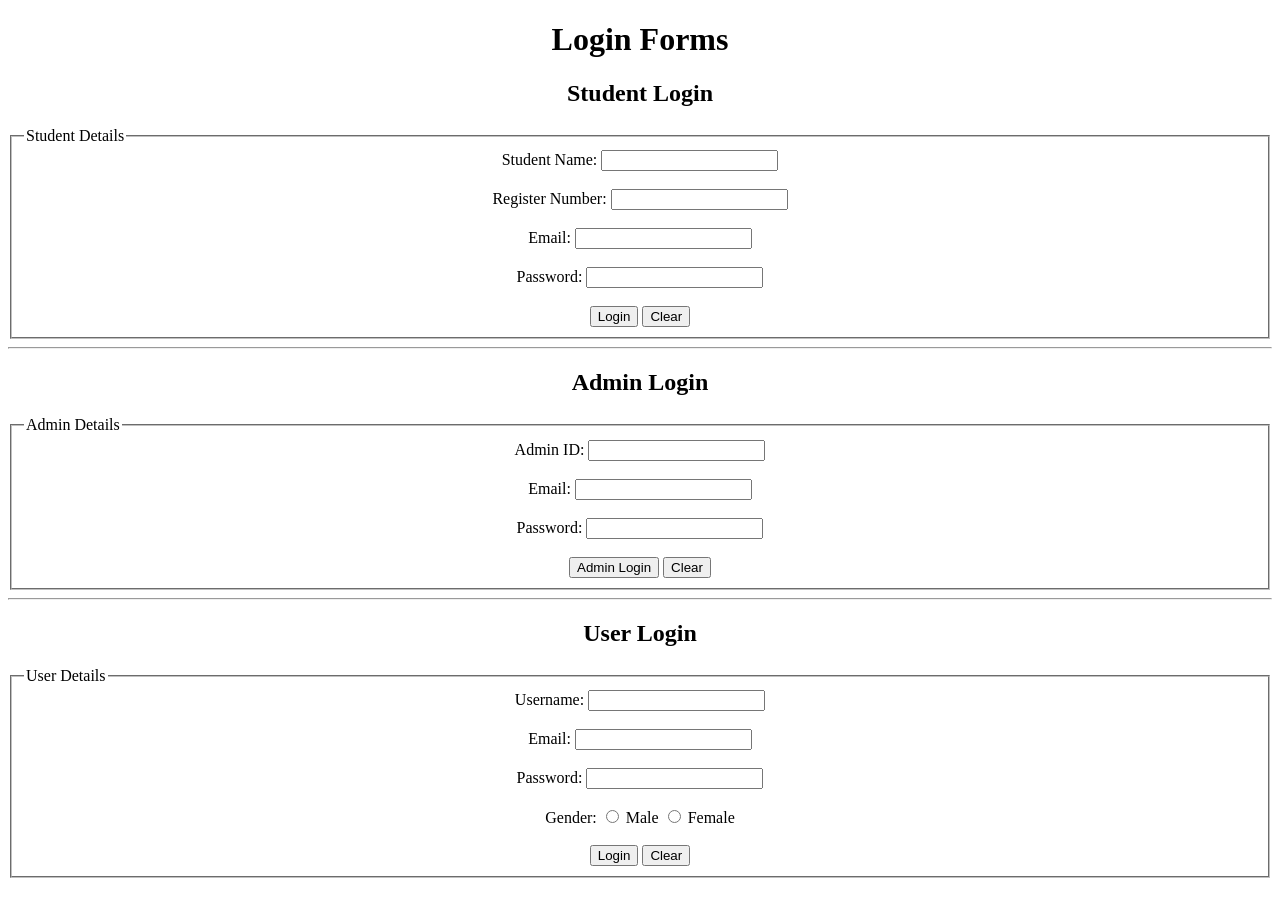
<file: TASK/login form/index.html>
<!DOCTYPE html>
<html>
<head>
    <title>Login Forms</title>
</head>

<body>

<center>

<h1>Login Forms</h1>

<!-- Student Login -->

<h2>Student Login</h2>

<form action="submitted.html" method="get">

    <fieldset>

        <legend>Student Details</legend>

        <label>Student Name:</label>
        <input type="text" name="name" required>

        <br><br>

        <label>Register Number:</label>
        <input type="text" name="regno" required>

        <br><br>

        <label>Email:</label>
        <input type="email" name="email" required>

        <br><br>

        <label>Password:</label>
        <input type="password" name="password" required>

        <br><br>

        <input type="submit" value="Login">
        <input type="reset" value="Clear">

    </fieldset>

</form>

<hr>

<!-- Admin Login -->

<h2>Admin Login</h2>

<form action="submitted.html" method="get">

    <fieldset>

        <legend>Admin Details</legend>

        <label>Admin ID:</label>
        <input type="text" name="adminid" required>

        <br><br>

        <label>Email:</label>
        <input type="email" name="email" required>

        <br><br>

        <label>Password:</label>
        <input type="password" name="password" required>

        <br><br>

        <input type="submit" value="Admin Login">
        <input type="reset" value="Clear">

    </fieldset>

</form>

<hr>

<!-- User Login -->

<h2>User Login</h2>

<form action="submitted.html" method="get">

    <fieldset>

        <legend>User Details</legend>

        <label>Username:</label>
        <input type="text" name="username" required>

        <br><br>

        <label>Email:</label>
        <input type="email" name="email" required>

        <br><br>

        <label>Password:</label>
        <input type="password" name="password" required>

        <br><br>

        <label>Gender:</label>

        <input type="radio" name="gender" value="male">
        Male

        <input type="radio" name="gender" value="female">
        Female

        <br><br>

        <input type="submit" value="Login">
        <input type="reset" value="Clear">

    </fieldset>

</form>

</center>

</body>
</html>
</file>
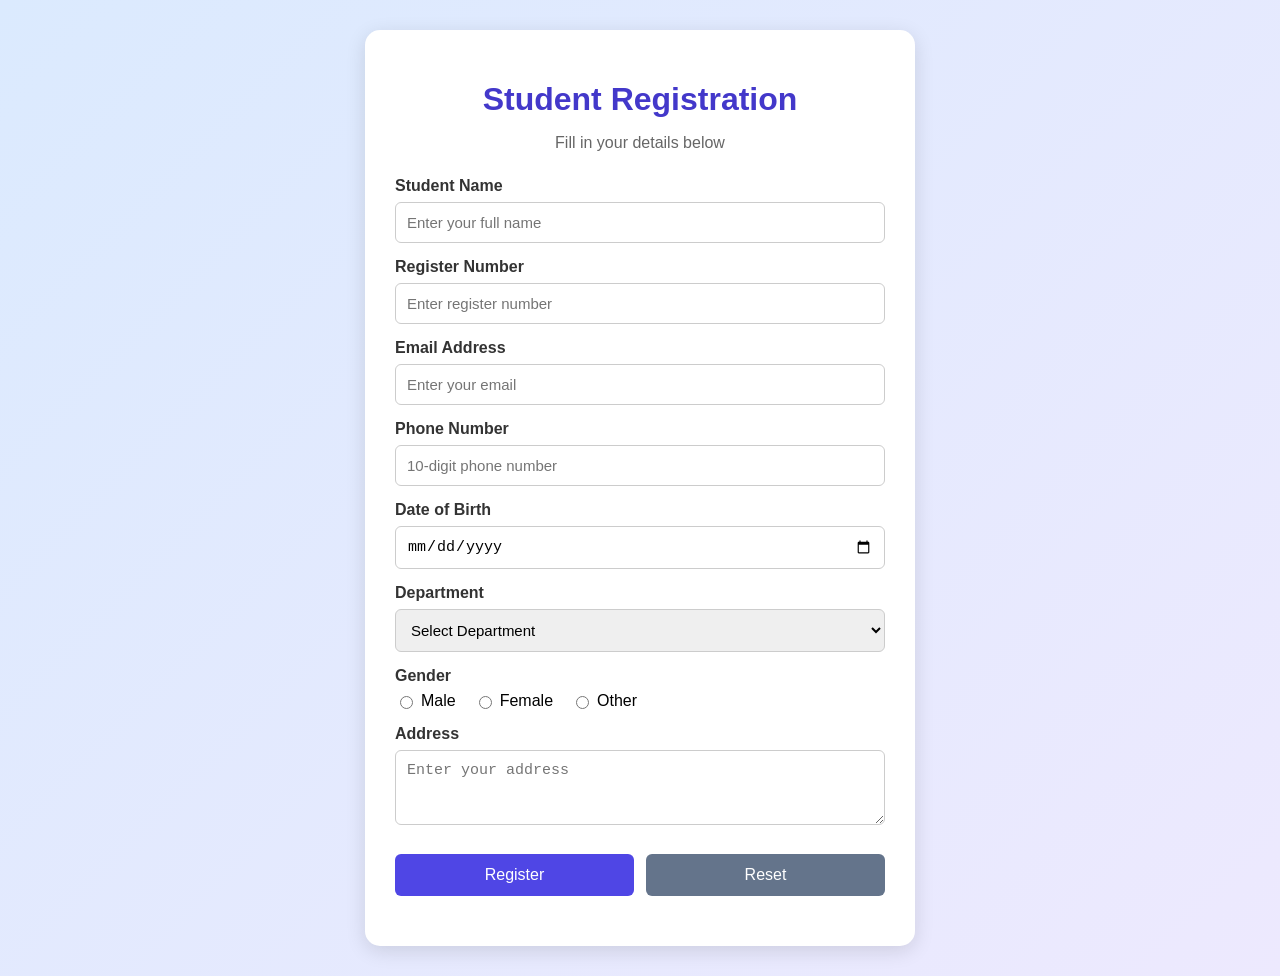
<file: TASK/student registration form/index.html>
<!DOCTYPE html>
<html lang="en">
<head>
    <meta charset="UTF-8">
    <meta name="viewport" content="width=device-width, initial-scale=1.0">
    <title>Student Registration Form</title>
    <link rel="stylesheet" href="style.css">
</head>
<body>

    <div class="container">
        <h1>Student Registration</h1>
        <p class="subtitle">Fill in your details below</p>

        <form id="registrationForm">

            <label for="name">Student Name</label>
            <input type="text" id="name" placeholder="Enter your full name" required>

            <label for="regno">Register Number</label>
            <input type="text" id="regno" placeholder="Enter register number" required>

            <label for="email">Email Address</label>
            <input type="email" id="email" placeholder="Enter your email" required>

            <label for="phone">Phone Number</label>
            <input type="tel" id="phone" placeholder="10-digit phone number"
                   pattern="[0-9]{10}" maxlength="10" required>

            <label for="dob">Date of Birth</label>
            <input type="date" id="dob" required>

            <label for="department">Department</label>
            <select id="department" required>
                <option value="">Select Department</option>
                <option value="CSE">Computer Science Engineering</option>
                <option value="IT">Information Technology</option>
                <option value="ECE">Electronics and Communication</option>
                <option value="EEE">Electrical Engineering</option>
                <option value="MECH">Mechanical Engineering</option>
            </select>

            <label>Gender</label>
            <div class="gender">
                <label><input type="radio" name="gender" value="Male" required> Male</label>
                <label><input type="radio" name="gender" value="Female"> Female</label>
                <label><input type="radio" name="gender" value="Other"> Other</label>
            </div>

            <label for="address">Address</label>
            <textarea id="address" rows="3"
                      placeholder="Enter your address" required></textarea>

            <div class="buttons">
                <button type="submit">Register</button>
                <button type="reset" class="reset">Reset</button>
            </div>

        </form>

        <div id="result" role="status" aria-live="polite"></div>
    </div>

    <script src="script.js"></script>
</body>
</html>
</file>
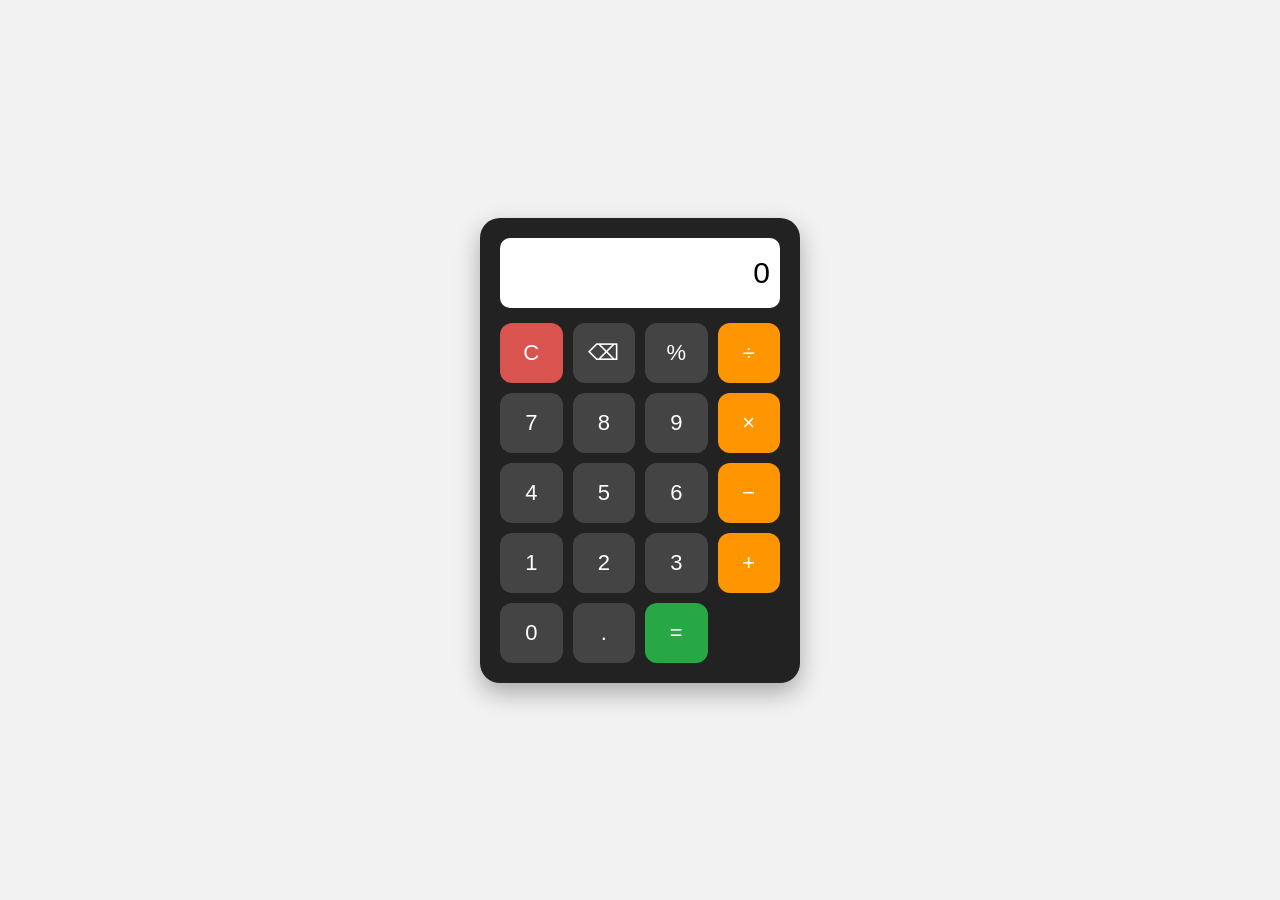
<file: TASK/calculator.html>
<!DOCTYPE html>
<html lang="en">
<head>
    <meta charset="UTF-8">
    <meta name="viewport" content="width=device-width, initial-scale=1.0">
    <title>Calculator</title>

    <style>
        * {
            box-sizing: border-box;
            margin: 0;
            padding: 0;
            font-family: Arial, sans-serif;
        }

        body {
            background: #f2f2f2;
            display: flex;
            justify-content: center;
            align-items: center;
            height: 100vh;
        }

        .calculator {
            width: 320px;
            background: #222;
            padding: 20px;
            border-radius: 20px;
            box-shadow: 0 10px 25px rgba(0,0,0,0.3);
        }

        .display {
            width: 100%;
            height: 70px;
            background: #fff;
            border: none;
            border-radius: 10px;
            margin-bottom: 15px;
            padding: 10px;
            font-size: 30px;
            text-align: right;
            outline: none;
        }

        .buttons {
            display: grid;
            grid-template-columns: repeat(4, 1fr);
            gap: 10px;
        }

        button {
            height: 60px;
            border: none;
            border-radius: 12px;
            font-size: 22px;
            cursor: pointer;
            background: #444;
            color: white;
        }

        button:hover {
            background: #555;
        }

        .operator {
            background: #ff9500;
        }

        .operator:hover {
            background: #e68900;
        }

        .clear {
            background: #d9534f;
        }

        .clear:hover {
            background: #c9302c;
        }

        .equal {
            background: #28a745;
        }

        .equal:hover {
            background: #218838;
        }
    </style>
</head>

<body>

    <div class="calculator">

        <input type="text" id="display" class="display" value="0" readonly>

        <div class="buttons">

            <button class="clear" onclick="clearDisplay()">C</button>
            <button onclick="deleteLast()">⌫</button>
            <button onclick="appendValue('%')">%</button>
            <button class="operator" onclick="appendValue('/')">÷</button>

            <button onclick="appendValue('7')">7</button>
            <button onclick="appendValue('8')">8</button>
            <button onclick="appendValue('9')">9</button>
            <button class="operator" onclick="appendValue('*')">×</button>

            <button onclick="appendValue('4')">4</button>
            <button onclick="appendValue('5')">5</button>
            <button onclick="appendValue('6')">6</button>
            <button class="operator" onclick="appendValue('-')">−</button>

            <button onclick="appendValue('1')">1</button>
            <button onclick="appendValue('2')">2</button>
            <button onclick="appendValue('3')">3</button>
            <button class="operator" onclick="appendValue('+')">+</button>

            <button onclick="appendValue('0')">0</button>
            <button onclick="appendValue('.')">.</button>
            <button class="equal" onclick="calculate()">=</button>

        </div>
    </div>

    <script>

        let display = document.getElementById("display");

        function appendValue(value) {

            if (display.value === "0" || display.value === "Error") {
                display.value = value;
            } 
            else {
                display.value += value;
            }
        }

        function clearDisplay() {
            display.value = "0";
        }

        function deleteLast() {

            if (display.value.length === 1 || display.value === "Error") {
                display.value = "0";
            } 
            else {
                display.value = display.value.slice(0, -1);
            }
        }

        function calculate() {

            try {

                let expression = display.value;

                
                expression = expression.replace(
                    /(\d+(?:\.\d+)?)%/g,
                    "($1/100)"
                );

                let result = eval(expression);

                if (!isFinite(result)) {
                    display.value = "Error";
                } 
                else {
                    display.value = result;
                }

            } 
            catch (error) {
                display.value = "Error";
            }
        }

    </script>

</body>
</html>
</file>
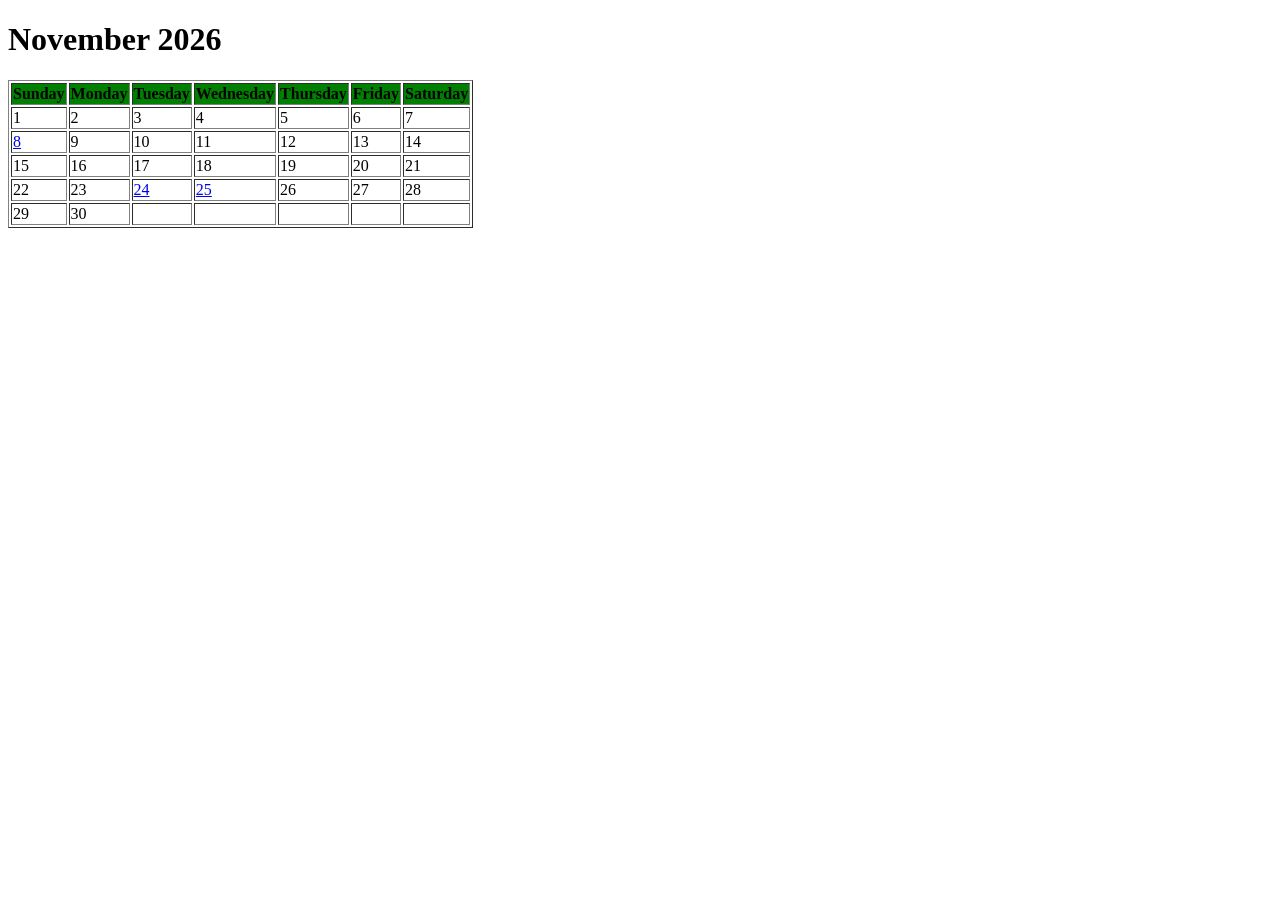
<file: TASK/CALENDER.html>
<!DOCTYPE html>
<html>
<head>
<title>Calendar</title>
</head>
<center><body></center>
<h1> November 2026 </h1>
<table border="1">
<tr>
<th bgcolor="green">Sunday</th> 
<th bgcolor="green">Monday</th>
<th bgcolor="green">Tuesday</th>
<th bgcolor="green">Wednesday</th>
<th bgcolor="green">Thursday</th>
<th bgcolor="green">Friday</th>
<th bgcolor="green">Saturday</th>
</tr>
<tr>
<td> 1</td>
<td> 2</td>
<td> 3</td>
<td> 4</td>
<td> 5</td>
<td> 6</td>
<td> 7</td>
</tr>
<tr>
<td>
  <a href="https://encrypted-tbn0.gstatic.com/images?q=tbn:ANd9GcSxThG9rifm_SfHV97aazHOLJ04K9wpY-y3mkcoUwcxVQ&s=10"> 8</td>
<td> 9</td>
<td> 10</td>
<td> 11</td>
<td> 12</td>
<td> 13</td>
<td> 14</td>
</tr>
<tr>
<td> 15</td>
<td> 16</td>
<td> 17</td>
<td> 18</td>
<td> 19</td>
<td> 20</td>
<td> 21</td>
</tr>
<tr>
<td> 22</td>
<td>23</td>
<td> 
<a href="https://encrypted-tbn0.gstatic.com/images?q=tbn:ANd9GcThAhK_7XmgvN3yF4QuJ44nIPFHFYFbIeavSI9rLWo3jQ&s=10">24</td>
<td> 
<a href="https://encrypted-tbn0.gstatic.com/images?q=tbn:ANd9GcQlP_qHH_KrIIDUkI8-gjNBSHf02MeWB-ybqe8ANaZhjw&s=10">25</td>
<td> 26</td>
<td> 27</td>
<td> 28</td>
</tr>
<tr>
<td> 29</td>
<td> 30</td>
<td> </td>
<td> </td>
<td> </td>
<td> </td>
<td> </td>
</tr>
</table>
</body>
</html>
</file>
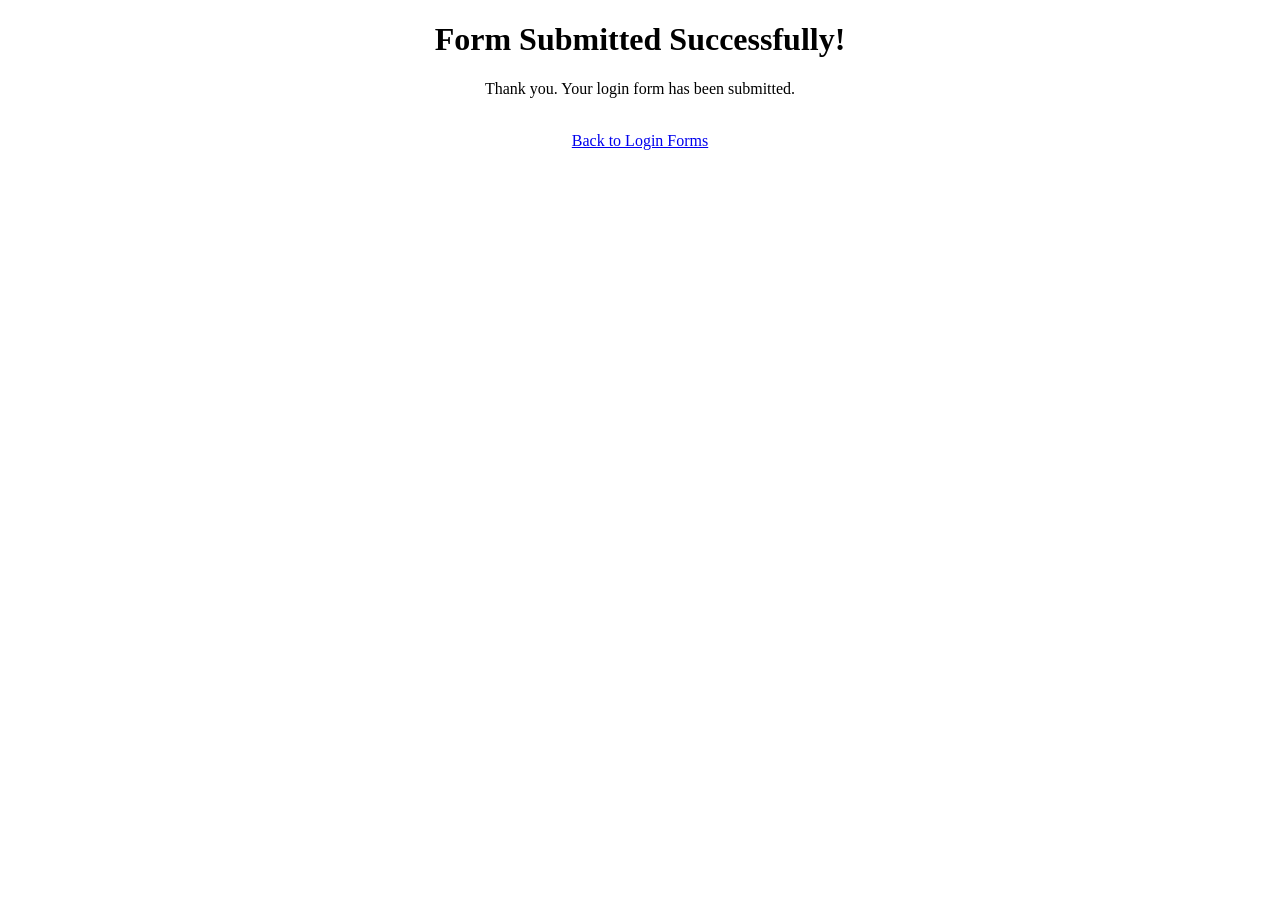
<file: TASK/login form/submitted.html>
<!DOCTYPE html>
<html>

<head>
    <title>Form Submitted</title>
</head>

<body>

<center>

    <h1>Form Submitted Successfully!</h1>

    <p>Thank you. Your login form has been submitted.</p>

    <br>

    <a href="index.html">Back to Login Forms</a>

</center>

</body>

</html>
</file>
<file: TASK/student registration form/style.css>
* {
    box-sizing: border-box;
}

body {
    margin: 0;
    padding: 30px 15px;
    font-family: Arial, sans-serif;
    background: linear-gradient(135deg, #dbeafe, #ede9fe);
}

.container {
    max-width: 550px;
    margin: auto;
    padding: 30px;
    background-color: white;
    border-radius: 15px;
    box-shadow: 0 5px 20px rgba(0, 0, 0, 0.12);
}

h1 {
    text-align: center;
    color: #4338ca;
    margin-bottom: 8px;
}

.subtitle {
    text-align: center;
    color: #666;
    margin-bottom: 25px;
}

form > label {
    display: block;
    margin-top: 15px;
    margin-bottom: 7px;
    font-weight: bold;
    color: #333;
}

input:not([type="radio"]),
select,
textarea {
    width: 100%;
    padding: 11px;
    border: 1px solid #ccc;
    border-radius: 6px;
    font-size: 15px;
}

input:focus,
select:focus,
textarea:focus {
    outline: none;
    border-color: #4f46e5;
    box-shadow: 0 0 4px #c7d2fe;
}

.gender {
    display: flex;
    flex-wrap: wrap;
    gap: 18px;
}

.gender label {
    display: flex;
    align-items: center;
    gap: 5px;
}

.buttons {
    display: flex;
    gap: 12px;
    margin-top: 25px;
}

button {
    flex: 1;
    padding: 12px;
    border: none;
    border-radius: 6px;
    background-color: #4f46e5;
    color: white;
    font-size: 16px;
    cursor: pointer;
}

button:hover {
    background-color: #3730a3;
}

button.reset {
    background-color: #64748b;
}

button.reset:hover {
    background-color: #475569;
}

#result {
    margin-top: 20px;
    line-height: 1.7;
    overflow-wrap: anywhere;
}

.success {
    padding: 15px;
    border-radius: 8px;
    background-color: #dcfce7;
    color: #166534;
}

@media (max-width: 480px) {
    .container {
        padding: 20px;
    }

    h1 {
        font-size: 24px;
    }
}
</file>
